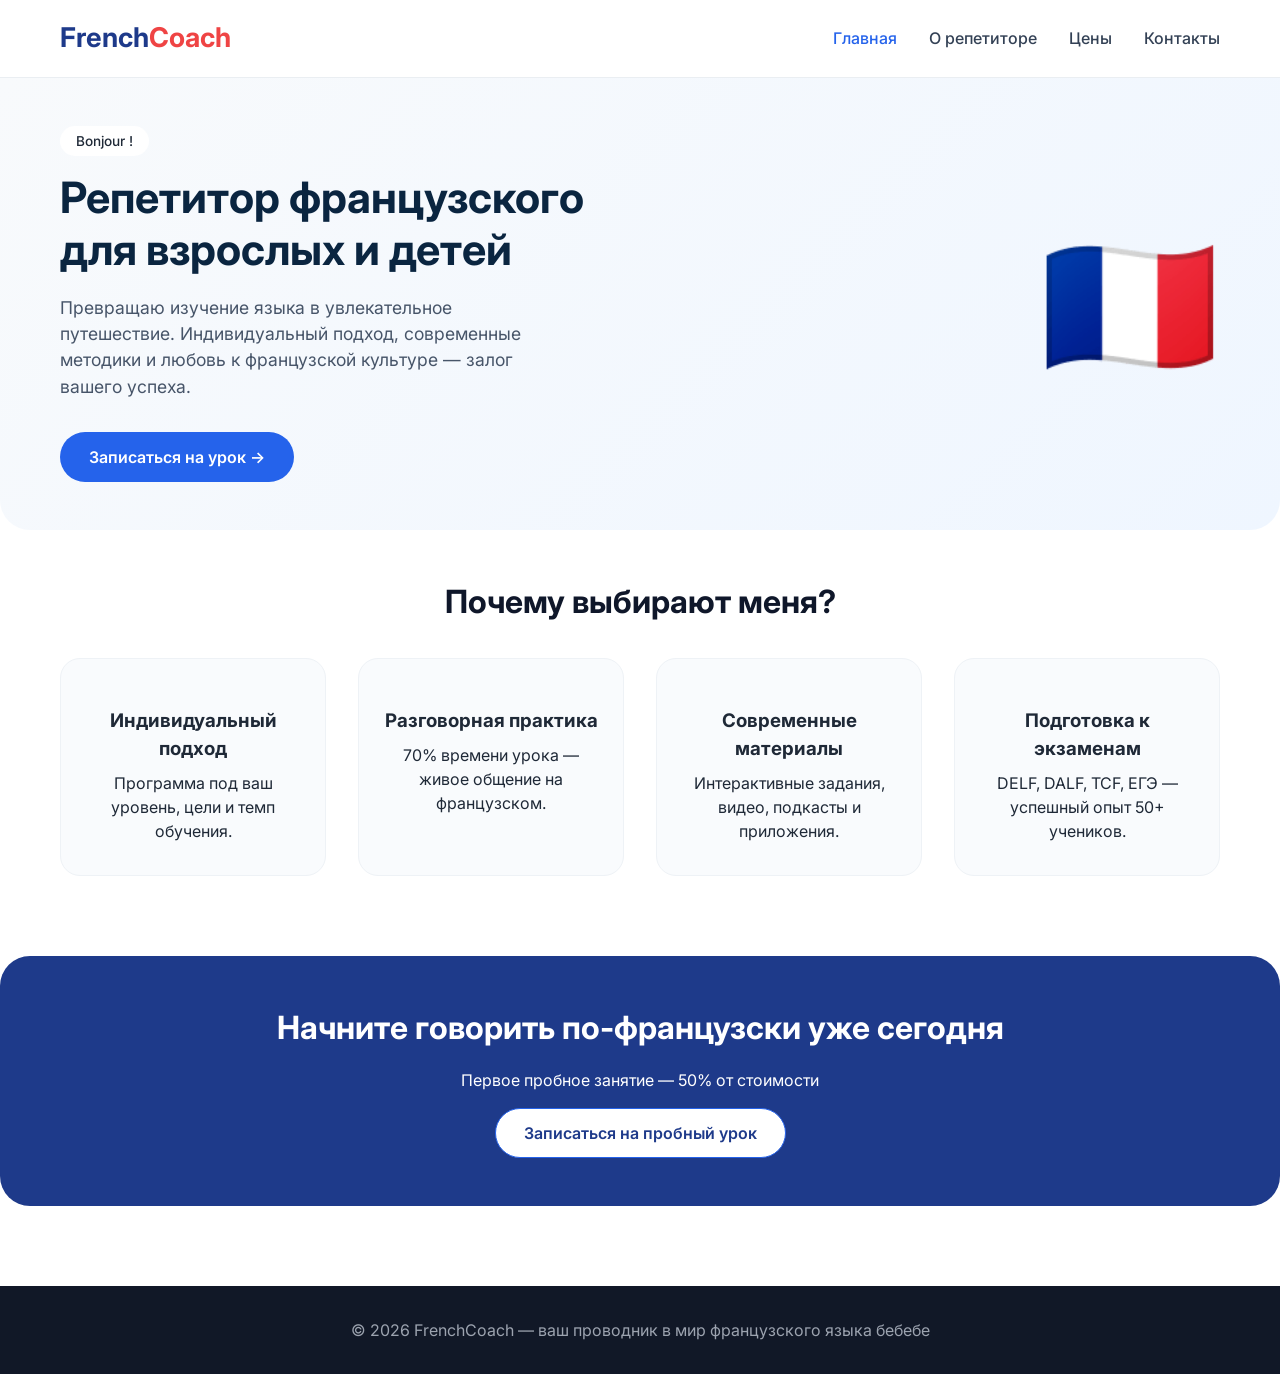
<file: index.html>
<!DOCTYPE html>
<html lang="ru">
<head>
    <meta charset="UTF-8">
    <meta name="viewport" content="width=device-width, initial-scale=1.0">
    <title>Репетитор французского | Главная</title>
    <meta name="description" content="Индивидуальные уроки французского онлайн с опытным репетитором. Для детей и взрослых.">
    <link href="https://fonts.googleapis.com/css2?family=Inter:opsz,wght@14..32,300;14..32,400;14..32,500;14..32,600;14..32,700&display=swap" rel="stylesheet">
    <link rel="stylesheet" href="style.css">
</head>
<body>

<header class="header">
    <div class="container header-container">
        <div class="logo">
            <a href="index.html"> French<span>Coach</span></a>
        </div>
        <nav class="nav">
            <ul class="nav-list">
                <li><a href="index.html" class="active">Главная</a></li>
                <li><a href="about.html">О репетиторе</a></li>
                <li><a href="prices.html">Цены</a></li>
                <li><a href="contacts.html">Контакты</a></li>
            </ul>
        </nav>
    </div>
</header>

<main>
    <section class="hero">
        <div class="container hero-flex">
            <div class="hero-text">
                <span class="hero-badge"> Bonjour !</span>
                <h1>Репетитор французского<br>для взрослых и детей</h1>
                <p>Превращаю изучение языка в увлекательное путешествие. Индивидуальный подход, современные методики и любовь к французской культуре — залог вашего успеха.</p>
                <a href="contacts.html" class="btn btn-primary">Записаться на урок →</a>
            </div>
            <div class="hero-image">
                <div class="hero-emoji">🇫🇷</div>
            </div>
        </div>
    </section>

    <section class="features">
        <div class="container">
            <h2 class="section-title">Почему выбирают меня?</h2>
            <div class="features-grid">
                <div class="feature-card">
                    <div class="feature-icon"></div>
                    <h3>Индивидуальный подход</h3>
                    <p>Программа под ваш уровень, цели и темп обучения.</p>
                </div>
                <div class="feature-card">
                    <div class="feature-icon"></div>
                    <h3>Разговорная практика</h3>
                    <p>70% времени урока — живое общение на французском.</p>
                </div>
                <div class="feature-card">
                    <div class="feature-icon"></div>
                    <h3>Современные материалы</h3>
                    <p>Интерактивные задания, видео, подкасты и приложения.</p>
                </div>
                <div class="feature-card">
                    <div class="feature-icon"></div>
                    <h3>Подготовка к экзаменам</h3>
                    <p>DELF, DALF, TCF, ЕГЭ — успешный опыт 50+ учеников.</p>
                </div>
            </div>
        </div>
    </section>

    <section class="cta">
        <div class="container">
            <h2>Начните говорить по-французски уже сегодня</h2>
            <p>Первое пробное занятие — 50% от стоимости</p>
            <a href="contacts.html" class="btn btn-secondary">Записаться на пробный урок</a>
        </div>
    </section>
</main>

<footer class="footer">
    <div class="container">
        <p>© 2026 FrenchCoach — ваш проводник в мир французского языка бебебе</p>
    </div>
</footer>

</body>
</html>
</file>
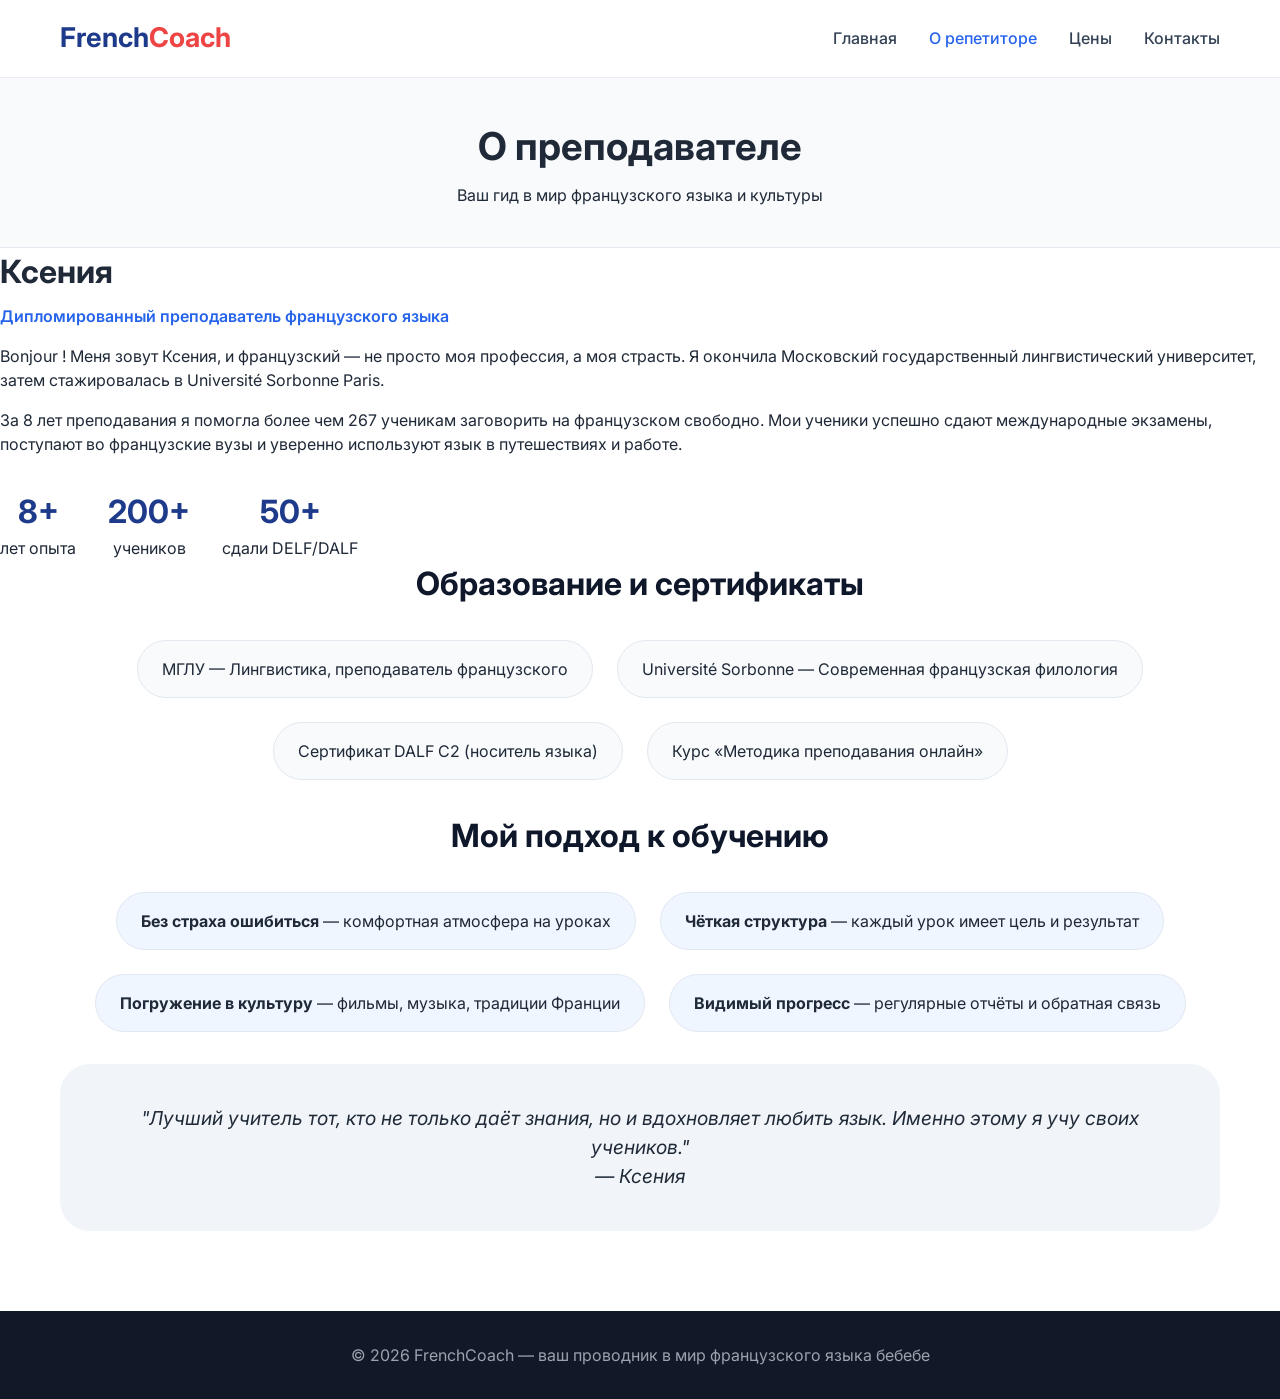
<file: about.html>
<!DOCTYPE html>
<html lang="ru">
<head>
    <meta charset="UTF-8">
    <meta name="viewport" content="width=device-width, initial-scale=1.0">
    <title>О репетиторе французского | FrenchCoach</title>
    <link href="https://fonts.googleapis.com/css2?family=Inter:opsz,wght@14..32,300;14..32,400;14..32,500;14..32,600;14..32,700&display=swap" rel="stylesheet">
    <link rel="stylesheet" href="style.css">
</head>
<body>

<header class="header">
    <div class="container header-container">
        <div class="logo">
            <a href="index.html"> French<span>Coach</span></a>
        </div>
        <nav class="nav">
            <ul class="nav-list">
                <li><a href="index.html">Главная</a></li>
                <li><a href="about.html" class="active">О репетиторе</a></li>
                <li><a href="prices.html">Цены</a></li>
                <li><a href="contacts.html">Контакты</a></li>
            </ul>
        </nav>
    </div>
</header>

<main>
    <section class="page-header">
        <div class="container">
            <h1>О преподавателе</h1>
            <p>Ваш гид в мир французского языка и культуры</p>
        </div>
    </section>

           
            <div class="about-text">
                <h2>Ксения</h2>
                <p class="teacher-title">Дипломированный преподаватель французского языка</p>
                <p>Bonjour ! Меня зовут Ксения, и французский — не просто моя профессия, а моя страсть. Я окончила Московский государственный лингвистический университет, затем стажировалась в Université Sorbonne Paris.</p>
                <p>За 8 лет преподавания я помогла более чем 267 ученикам заговорить на французском свободно. Мои ученики успешно сдают международные экзамены, поступают во французские вузы и уверенно используют язык в путешествиях и работе.</p>
                <div class="teacher-stats">
                    <div class="stat"><span>8+</span><br>лет опыта</div>
                    <div class="stat"><span>200+</span><br>учеников</div>
                    <div class="stat"><span>50+</span><br>сдали DELF/DALF</div>
                </div>
            </div>
        </div>
    </section>

    <section class="diplomas">
        <div class="container">
            <h2 class="section-title">Образование и сертификаты</h2>
            <div class="diplomas-grid">
                <div class="diploma-card"> МГЛУ — Лингвистика, преподаватель французского</div>
                <div class="diploma-card"> Université Sorbonne — Современная французская филология</div>
                <div class="diploma-card"> Сертификат DALF C2 (носитель языка)</div>
                <div class="diploma-card"> Курс «Методика преподавания онлайн»</div>
            </div>
        </div>
    </section>

    <section class="teaching-style">
        <div class="container">
            <h2 class="section-title">Мой подход к обучению</h2>
            <div class="style-grid">
                <div class="style-item"> <strong>Без страха ошибиться</strong> — комфортная атмосфера на уроках</div>
                <div class="style-item"> <strong>Чёткая структура</strong> — каждый урок имеет цель и результат</div>
                <div class="style-item"> <strong>Погружение в культуру</strong> — фильмы, музыка, традиции Франции</div>
                <div class="style-item"> <strong>Видимый прогресс</strong> — регулярные отчёты и обратная связь</div>
            </div>
        </div>
    </section>

    <section class="review-quote">
        <div class="container">
            <div class="quote-box">
                <p>"Лучший учитель тот, кто не только даёт знания, но и вдохновляет любить язык. Именно этому я учу своих учеников."</p>
                <span>— Ксения</span>
            </div>
        </div>
    </section>
</main>

<footer class="footer">
    <div class="container">
        <p>© 2026 FrenchCoach — ваш проводник в мир французского языка бебебе</p>
    </div>
</footer>

</body>
</html>
</file>
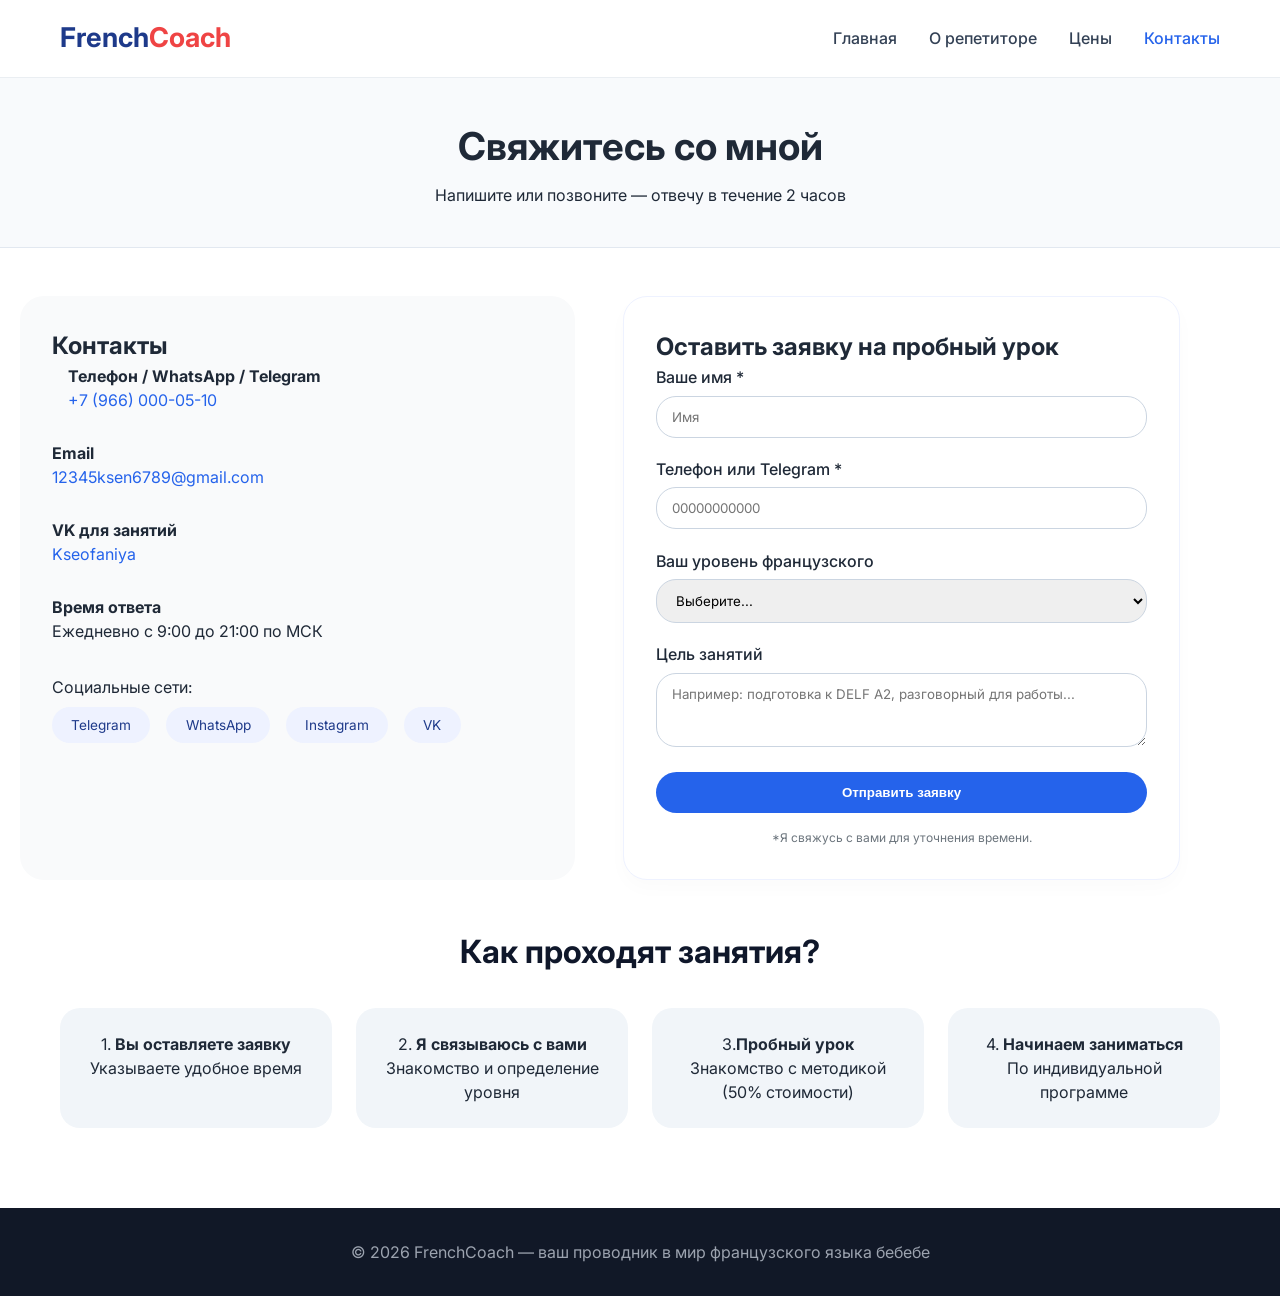
<file: contacts.html>
<!DOCTYPE html>
<html lang="ru">
<head>
    <meta charset="UTF-8">
    <meta name="viewport" content="width=device-width, initial-scale=1.0">
    <title>Контакты репетитора французского | FrenchCoach</title>
    <link href="https://fonts.googleapis.com/css2?family=Inter:opsz,wght@14..32,300;14..32,400;14..32,500;14..32,600;14..32,700&display=swap" rel="stylesheet">
    <link rel="stylesheet" href="style.css">
</head>
<body>

<header class="header">
    <div class="container header-container">
        <div class="logo">
            <a href="index.html"> French<span>Coach</span></a>
        </div>
        <nav class="nav">
            <ul class="nav-list">
                <li><a href="index.html">Главная</a></li>
                <li><a href="about.html">О репетиторе</a></li>
                <li><a href="prices.html">Цены</a></li>
                <li><a href="contacts.html" class="active">Контакты</a></li>
            </ul>
        </nav>
    </div>
</header>

<main>
    <section class="page-header">
        <div class="container">
            <h1>Свяжитесь со мной</h1>
            <p>Напишите или позвоните — отвечу в течение 2 часов</p>
        </div>
    </section>

    <section class="contact-section">
        <div class="container contact-flex">
            <div class="contact-info">
                <h2>Контакты</h2>
                <div class="contact-item">
                    <span class="contact-emoji"></span>
                    <div>
                        <strong>Телефон / WhatsApp / Telegram</strong><br>
                        <a href="tel:+79660000510">+7 (966) 000-05-10</a>
                    </div>
                </div>
                <div class="contact-item">
                  
                    <div>
                        <strong>Email</strong><br>
                        <a href="mailto:12345ksen6789@gmail.com">12345ksen6789@gmail.com</a>
                    </div>
                </div>
                <div class="contact-item">
                    
                    <div>
                        <strong>VK для занятий</strong><br>
                        <a href="https://vk.com/kseofaniya" target="_blank">Kseofaniya</a>
                    </div>
                </div>
                <div class="contact-item">
                    
                    <div>
                        <strong>Время ответа</strong><br>
                        Ежедневно с 9:00 до 21:00 по МСК
                    </div>
                </div>
                <div class="social-links">
                    <p> Социальные сети:</p>
                    <div class="social-icons">
                        <a href="https://t.me/Wrlse" target="_blank">Telegram</a>
                        <a href="https://wa.me/79660000510" target="_blank">WhatsApp</a>
                        <a href="https://instagram.com/ksyhsnix.zzz" target="_blank">Instagram</a>
                        <a href="https://vk.com/kseofaniya" target="_blank">VK</a>
                    </div>
                </div>
            </div>

            <div class="contact-form">
                <h2>Оставить заявку на пробный урок</h2>
                <form id="contactForm">
                    <div class="form-group">
                        <label for="name">Ваше имя *</label>
                        <input type="text" id="name" name="name" required placeholder="Имя">
                    </div>
                    <div class="form-group">
                        <label for="phone">Телефон или Telegram *</label>
                        <input type="text" id="phone" name="phone" required placeholder="00000000000">
                    </div>
                    <div class="form-group">
                        <label for="level">Ваш уровень французского</label>
                        <select id="level" name="level">
                            <option value="">Выберите...</option>
                            <option>Начинающий (A1)</option>
                            <option>Элементарный (A2)</option>
                            <option>Средний (B1)</option>
                            <option>Выше среднего (B2)</option>
                            <option>Продвинутый (C1)</option>
                        </select>
                    </div>
                    <div class="form-group">
                        <label for="message">Цель занятий</label>
                        <textarea id="message" name="message" rows="3" placeholder="Например: подготовка к DELF A2, разговорный для работы..."></textarea>
                    </div>
                    <button type="submit" class="btn btn-primary btn-block"> Отправить заявку</button>
                    <p class="form-note">*Я свяжусь с вами для уточнения времени.</p>
                </form>
            </div>
        </div>
    </section>

    <section class="work-scheme">
        <div class="container">
            <h2 class="section-title">Как проходят занятия?</h2>
            <div class="scheme-steps">
                <div class="step">1. <strong>Вы оставляете заявку</strong><br>Указываете удобное время</div>
                <div class="step">2. <strong>Я связываюсь с вами</strong><br>Знакомство и определение уровня</div>
                <div class="step">3.<strong>Пробный урок</strong><br>Знакомство с методикой (50% стоимости)</div>
                <div class="step">4. <strong>Начинаем заниматься</strong><br>По индивидуальной программе</div>
            </div>
        </div>
    </section>
</main>

<footer class="footer">
    <div class="container">
        <p>© 2026 FrenchCoach — ваш проводник в мир французского языка бебебе</p>
    </div>
</footer>

<script>
    document.getElementById('contactForm')?.addEventListener('submit', function(e) {
        e.preventDefault();
        alert('Спасибо! Ваша заявка отправлена. Я свяжусь с вами в ближайшее время ');
        this.reset();
    });
</script>

</body>
</html>
</file>
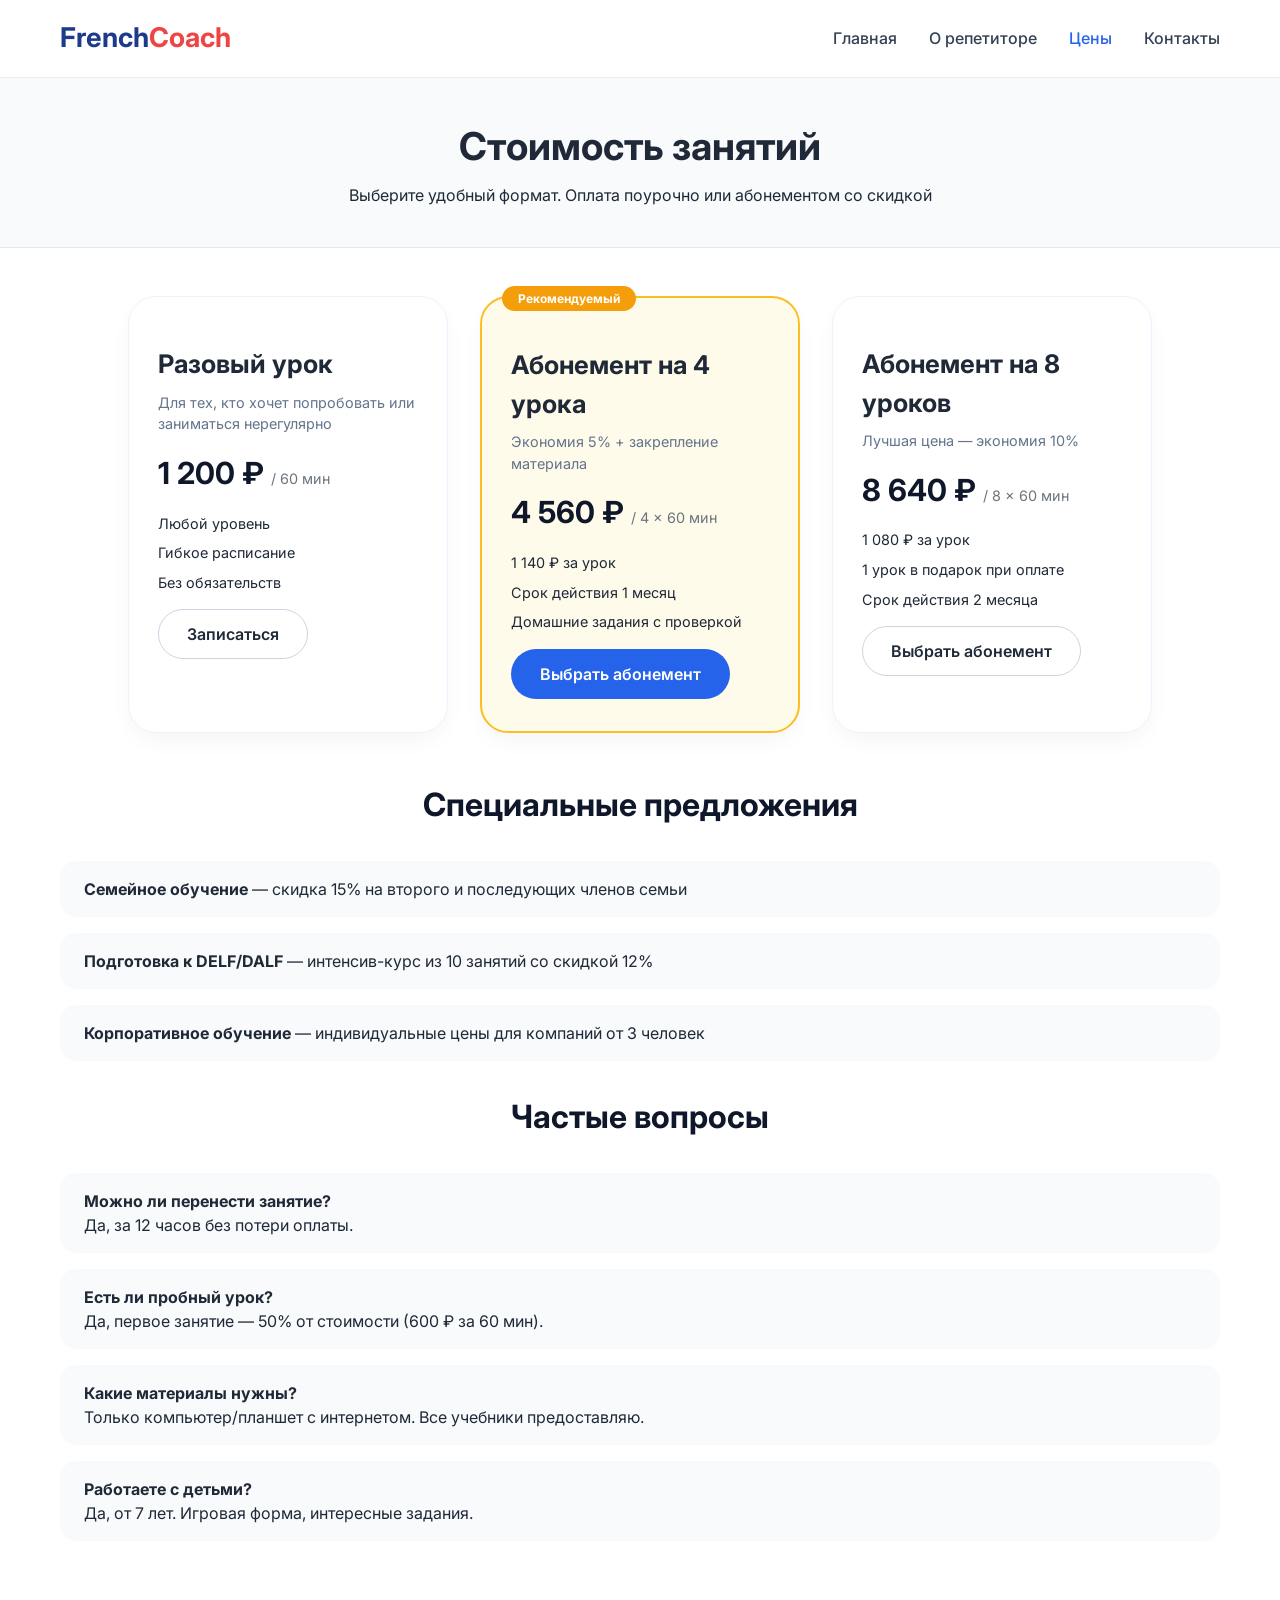
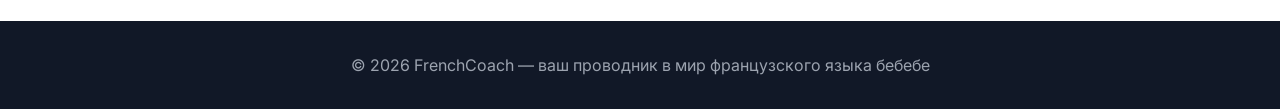
<file: prices.html>
<!DOCTYPE html>
<html lang="ru">
<head>
    <meta charset="UTF-8">
    <meta name="viewport" content="width=device-width, initial-scale=1.0">
    <title>Цены на уроки французского | FrenchCoach</title>
    <link href="https://fonts.googleapis.com/css2?family=Inter:opsz,wght@14..32,300;14..32,400;14..32,500;14..32,600;14..32,700&display=swap" rel="stylesheet">
    <link rel="stylesheet" href="style.css">
</head>
<body>

<header class="header">
    <div class="container header-container">
        <div class="logo">
            <a href="index.html"> French<span>Coach</span></a>
        </div>
        <nav class="nav">
            <ul class="nav-list">
                <li><a href="index.html">Главная</a></li>
                <li><a href="about.html">О репетиторе</a></li>
                <li><a href="prices.html" class="active">Цены</a></li>
                <li><a href="contacts.html">Контакты</a></li>
            </ul>
        </nav>
    </div>
</header>

<main>
    <section class="page-header">
        <div class="container">
            <h1>Стоимость занятий</h1>
            <p>Выберите удобный формат. Оплата поурочно или абонементом со скидкой</p>
        </div>
    </section>

    <section class="pricing-section">
        <div class="container">
            <div class="price-cards">
                <div class="price-card">
                    <div class="price-icon"></div>
                    <h3>Разовый урок</h3>
                    <p class="price-desc">Для тех, кто хочет попробовать или заниматься нерегулярно</p>
                    <div class="price">1 200 ₽ <span>/ 60 мин</span></div>
                    <ul class="price-features">
                        <li> Любой уровень</li>
                        <li> Гибкое расписание</li>
                        <li> Без обязательств</li>
                    </ul>
                    <a href="contacts.html" class="btn btn-outline">Записаться</a>
                </div>

                <div class="price-card popular">
                    <div class="badge-popular"> Рекомендуемый</div>
                    <div class="price-icon"></div>
                    <h3>Абонемент на 4 урока</h3>
                    <p class="price-desc">Экономия 5% + закрепление материала</p>
                    <div class="price">4 560 ₽ <span>/ 4 × 60 мин</span></div>
                    <ul class="price-features">
                        <li> 1 140 ₽ за урок</li>
                        <li> Срок действия 1 месяц</li>
                        <li> Домашние задания с проверкой</li>
                    </ul>
                    <a href="contacts.html" class="btn btn-primary">Выбрать абонемент</a>
                </div>

                <div class="price-card">
                    <div class="price-icon"></div>
                    <h3>Абонемент на 8 уроков</h3>
                    <p class="price-desc">Лучшая цена — экономия 10%</p>
                    <div class="price">8 640 ₽ <span>/ 8 × 60 мин</span></div>
                    <ul class="price-features">
                        <li> 1 080 ₽ за урок</li>
                        <li> 1 урок в подарок при оплате</li>
                        <li> Срок действия 2 месяца</li>
                    </ul>
                    <a href="contacts.html" class="btn btn-outline">Выбрать абонемент</a>
                </div>
            </div>
        </div>
    </section>

    <section class="special-offers">
        <div class="container">
            <h2 class="section-title">Специальные предложения</h2>
            <div class="offers-grid">
                <div class="offer"> <strong>Семейное обучение</strong> — скидка 15% на второго и последующих членов семьи</div>
                <div class="offer"> <strong>Подготовка к DELF/DALF</strong> — интенсив-курс из 10 занятий со скидкой 12%</div>
                <div class="offer"> <strong>Корпоративное обучение</strong> — индивидуальные цены для компаний от 3 человек</div>
            </div>
        </div>
    </section>

    <section class="faq">
        <div class="container">
            <h2 class="section-title">Частые вопросы</h2>
            <div class="faq-list">
                <div class="faq-item"><strong> Можно ли перенести занятие?</strong><br>Да, за 12 часов без потери оплаты.</div>
                <div class="faq-item"><strong> Есть ли пробный урок?</strong><br>Да, первое занятие — 50% от стоимости (600 ₽ за 60 мин).</div>
                <div class="faq-item"><strong> Какие материалы нужны?</strong><br>Только компьютер/планшет с интернетом. Все учебники предоставляю.</div>
                <div class="faq-item"><strong> Работаете с детьми?</strong><br>Да, от 7 лет. Игровая форма, интересные задания.</div>
            </div>
        </div>
    </section>
</main>

<footer class="footer">
    <div class="container">
        <p>© 2026 FrenchCoach — ваш проводник в мир французского языка бебебе</p>
    </div>
</footer>

</body>
</html>
</file>
<file: style.css>
* {
    margin: 0;
    padding: 0;
    box-sizing: border-box;
}

body {
    font-family: 'Inter', sans-serif;
    background-color: #ffffff;
    color: #1f2937;
    line-height: 1.5;
    display: flex;
    flex-direction: column;
    min-height: 100vh;
}

main {
    flex: 1;
}

.container {
    max-width: 1200px;
    margin: 0 auto;
    padding: 0 20px;
}

/*шапка сайта */
.header {
    background-color: #fff;
    border-bottom: 1px solid #eaeef2;
    position: sticky;
    top: 0;
    background: rgba(255,255,255,0.98);
    z-index: 100;
}

.header-container {
    display: flex;
    justify-content: space-between;
    align-items: center;
    padding: 18px 20px;
    flex-wrap: wrap;
}

.logo a {
    font-size: 1.7rem;
    font-weight: 700;
    text-decoration: none;
    color: #1e3a8a;
}

.logo span {
    color: #ef4444;
}

.nav-list {
    display: flex;
    gap: 2rem;
    list-style: none;
}

.nav-list a {
    text-decoration: none;
    font-weight: 500;
    color: #334155;
    transition: color 0.2s;
}

.nav-list a:hover, .nav-list a.active {
    color: #2563eb;
}

/* кнопки */
.btn {
    display: inline-block;
    padding: 12px 28px;
    border-radius: 40px;
    text-decoration: none;
    font-weight: 600;
    transition: 0.2s;
    border: 1px solid transparent;
    cursor: pointer;
}

.btn-primary {
    background-color: #2563eb;
    color: white;
}

.btn-primary:hover {
    background-color: #1d4ed8;
    transform: translateY(-2px);
}

.btn-secondary {
    background-color: white;
    color: #1e3a8a;
    border-color: #2563eb;
}

.btn-secondary:hover {
    background-color: #eef2ff;
}

.btn-outline {
    border: 1px solid #cbd5e1;
    background: white;
    color: #1f2937;
}

.btn-outline:hover {
    background: #f1f5f9;
}

.btn-block {
    display: block;
    width: 100%;
    text-align: center;
}

/* гл страниц */
.hero {
    background: linear-gradient(135deg, #f8fafc 0%, #eff6ff 100%);
    padding: 3rem 0;
    border-radius: 0 0 30px 30px;
}

.hero-flex {
    display: flex;
    align-items: center;
    justify-content: space-between;
    gap: 2rem;
    flex-wrap: wrap;
}

.hero-text {
    flex: 1;
}

.hero-badge {
    display: inline-block;
    background: white;
    padding: 0.3rem 1rem;
    border-radius: 40px;
    font-size: 0.85rem;
    font-weight: 500;
    margin-bottom: 1rem;
}

.hero-text h1 {
    font-size: 2.7rem;
    line-height: 1.2;
    margin-bottom: 1.2rem;
    color: #0a2540;
}

.hero-text p {
    font-size: 1.1rem;
    color: #475569;
    margin-bottom: 2rem;
    max-width: 500px;
}

.hero-emoji {
    font-size: 9rem;
    text-align: center;
}

.features {
    padding: 3rem 0;
}

.section-title {
    font-size: 2rem;
    text-align: center;
    margin-bottom: 2rem;
    color: #0f172a;
}

.features-grid {
    display: flex;
    gap: 2rem;
    flex-wrap: wrap;
    justify-content: center;
}

.feature-card {
    background: #f9fbfd;
    border-radius: 20px;
    padding: 2rem 1.5rem;
    text-align: center;
    flex: 1;
    min-width: 200px;
    border: 1px solid #eef2f6;
    transition: transform 0.2s;
}

.feature-card:hover {
    transform: translateY(-5px);
}

.feature-icon {
    font-size: 2.5rem;
    margin-bottom: 1rem;
}

.feature-card h3 {
    margin-bottom: 0.5rem;
}

.cta {
    text-align: center;
    padding: 3rem 1rem;
    background: #1e3a8a;
    color: white;
    border-radius: 30px;
    margin: 2rem 0;
}

.cta h2 {
    font-size: 2rem;
    margin-bottom: 1rem;
}

.cta .btn-secondary {
    margin-top: 1rem;
}

/* о репет */
.page-header {
    background: #f8fafc;
    padding: 2.5rem 0;
    text-align: center;
    border-bottom: 1px solid #e2e8f0;
}

.page-header h1 {
    font-size: 2.4rem;
    margin-bottom: 0.5rem;
}

.about-flex {
    display: flex;
    gap: 3rem;
    flex-wrap: wrap;
    margin: 3rem 0;
    align-items: center;
}

.about-photo {
    flex: 1;
    text-align: center;
}

.photo-placeholder {
    font-size: 10rem;
    background: #eef2ff;
    border-radius: 50%;
    width: 250px;
    height: 250px;
    display: flex;
    align-items: center;
    justify-content: center;
    margin: 0 auto;
}

.about-text {
    flex: 2;
}

.about-text h2 {
    font-size: 2rem;
    margin-bottom: 0.5rem;
}

.teacher-title {
    color: #2563eb;
    font-weight: 600;
    margin-bottom: 1.5rem;
}

.about-text p {
    margin-bottom: 1rem;
}

.teacher-stats {
    display: flex;
    gap: 2rem;
    margin-top: 2rem;
    flex-wrap: wrap;
}

.stat {
    text-align: center;
}

.stat span {
    font-size: 2rem;
    font-weight: 700;
    color: #1e3a8a;
}

.diplomas-grid, .style-grid {
    display: flex;
    gap: 1.5rem;
    flex-wrap: wrap;
    margin: 2rem 0;
    justify-content: center;
}

.diploma-card, .style-item {
    background: #f8fafc;
    padding: 1rem 1.5rem;
    border-radius: 40px;
    border: 1px solid #e2e8f0;
}

.style-item {
    background: #eff6ff;
}

.quote-box {
    background: #f1f5f9;
    padding: 2.5rem;
    border-radius: 30px;
    text-align: center;
    font-style: italic;
    font-size: 1.2rem;
    margin: 2rem 0;
}

/* цены */
.price-cards {
    display: flex;
    gap: 2rem;
    justify-content: center;
    flex-wrap: wrap;
    margin: 3rem 0;
}

.price-card {
    background: white;
    border-radius: 28px;
    padding: 2rem 1.8rem;
    width: 320px;
    box-shadow: 0 10px 25px -5px rgba(0,0,0,0.05);
    border: 1px solid #eef2ff;
    transition: transform 0.2s;
    position: relative;
}

.price-card:hover {
    transform: translateY(-5px);
}

.price-card.popular {
    border: 2px solid #fbbf24;
    background: #fffbeb;
}

.badge-popular {
    position: absolute;
    top: -12px;
    left: 20px;
    background: #f59e0b;
    color: white;
    font-size: 0.75rem;
    font-weight: bold;
    padding: 0.2rem 1rem;
    border-radius: 20px;
}

.price-icon {
    font-size: 2.5rem;
    margin-bottom: 1rem;
}

.price-card h3 {
    font-size: 1.6rem;
    margin-bottom: 0.5rem;
}

.price-desc {
    color: #64748b;
    font-size: 0.9rem;
    margin-bottom: 1rem;
}

.price {
    font-size: 1.9rem;
    font-weight: 700;
    margin: 1rem 0;
    color: #0f172a;
}

.price span {
    font-size: 0.9rem;
    font-weight: 400;
    color: #6c757d;
}

.price-features {
    list-style: none;
    margin: 1rem 0;
}

.price-features li {
    margin-bottom: 0.5rem;
    font-size: 0.9rem;
}

.offers-grid, .faq-list {
    display: flex;
    flex-direction: column;
    gap: 1rem;
    margin: 2rem 0;
}

.offer, .faq-item {
    background: #f8fafc;
    padding: 1rem 1.5rem;
    border-radius: 16px;
}

/* контакты */
.contact-flex {
    display: flex;
    gap: 3rem;
    flex-wrap: wrap;
    margin: 3rem 0;
}

.contact-info {
    flex: 1;
    background: #f9fafb;
    padding: 2rem;
    border-radius: 24px;
}

.contact-form {
    flex: 1;
    background: white;
    padding: 2rem;
    border-radius: 24px;
    border: 1px solid #eef2ff;
    box-shadow: 0 8px 20px rgba(0,0,0,0.02);
}

.contact-item {
    display: flex;
    gap: 1rem;
    margin-bottom: 1.8rem;
    align-items: center;
}

.contact-emoji {
    font-size: 2rem;
}

.contact-item a {
    color: #2563eb;
    text-decoration: none;
}

.form-group {
    margin-bottom: 1.2rem;
}

.form-group label {
    display: block;
    font-weight: 500;
    margin-bottom: 0.4rem;
}

.form-group input, .form-group textarea, .form-group select {
    width: 100%;
    padding: 12px 15px;
    border: 1px solid #cbd5e1;
    border-radius: 20px;
    font-family: inherit;
    transition: 0.2s;
}

.form-group input:focus, .form-group textarea:focus, .form-group select:focus {
    outline: none;
    border-color: #2563eb;
    box-shadow: 0 0 0 2px rgba(37,99,235,0.2);
}

.form-note {
    font-size: 0.75rem;
    color: #6c757d;
    margin-top: 1rem;
    text-align: center;
}

.social-links {
    margin-top: 2rem;
}

.social-icons {
    display: flex;
    gap: 1rem;
    margin-top: 0.5rem;
    flex-wrap: wrap;
}

.social-icons a {
    text-decoration: none;
    background: #eef2ff;
    padding: 0.5rem 1.2rem;
    border-radius: 40px;
    font-size: 0.85rem;
    color: #1e3a8a;
    transition: 0.2s;
}

.social-icons a:hover {
    background: #2563eb;
    color: white;
}

.scheme-steps {
    display: flex;
    gap: 1.5rem;
    flex-wrap: wrap;
    justify-content: center;
    margin: 2rem 0;
}

.step {
    background: #f1f5f9;
    padding: 1.5rem;
    border-radius: 20px;
    text-align: center;
    flex: 1;
    min-width: 180px;
}

/* 2026-бебебе нижняя фигня */
.footer {
    background: #111827;
    color: #9ca3af;
    text-align: center;
    padding: 2rem 0;
    margin-top: 3rem;
}

/* адаптивнсть */
@media (max-width: 768px) {
    .header-container {
        flex-direction: column;
        gap: 1rem;
    }
    
    .nav-list {
        gap: 1rem;
        flex-wrap: wrap;
        justify-content: center;
    }
    
    .hero-text h1 {
        font-size: 2rem;
    }
    
    .hero-emoji {
        font-size: 5rem;
    }
    
    .price-card {
        width: 100%;
        max-width: 320px;
    }
    
    .section-title {
        font-size: 1.5rem;
    }
    
    .photo-placeholder {
        width: 180px;
        height: 180px;
        font-size: 7rem;
    }
}
</file>
